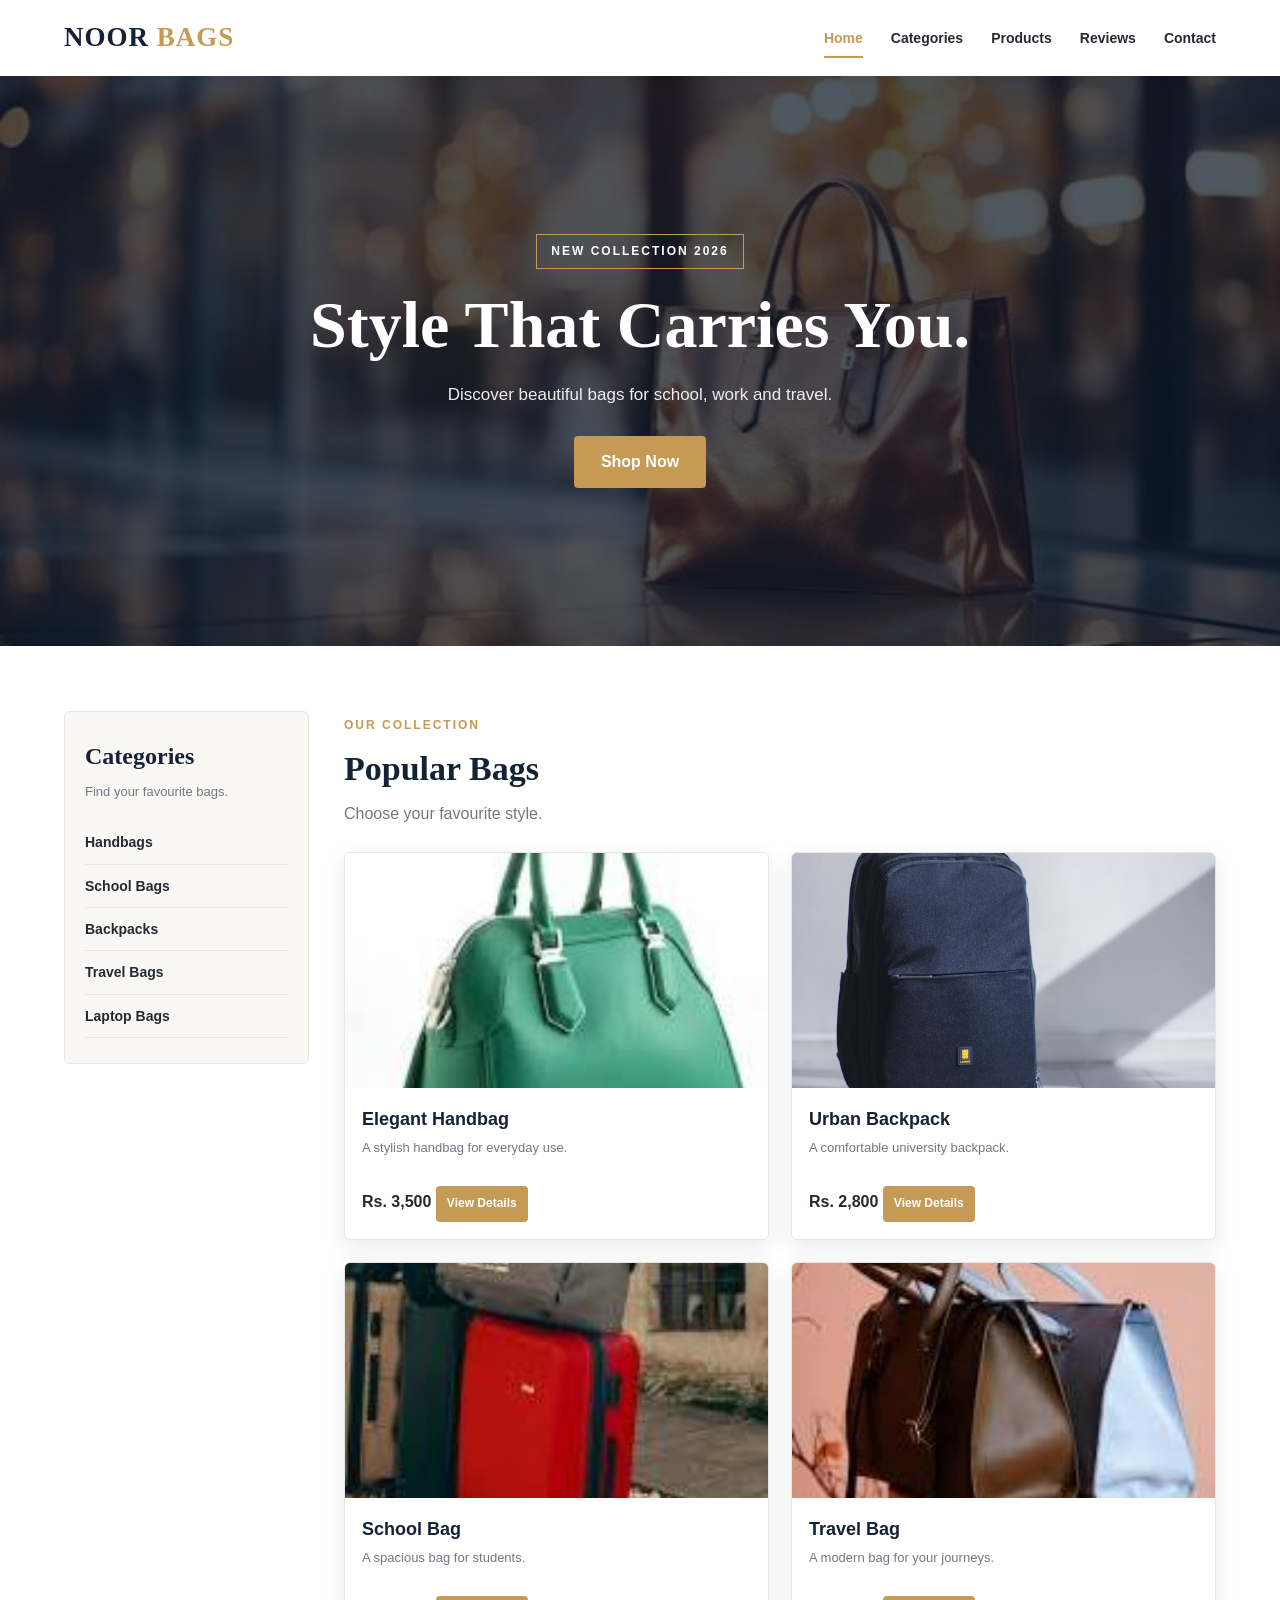
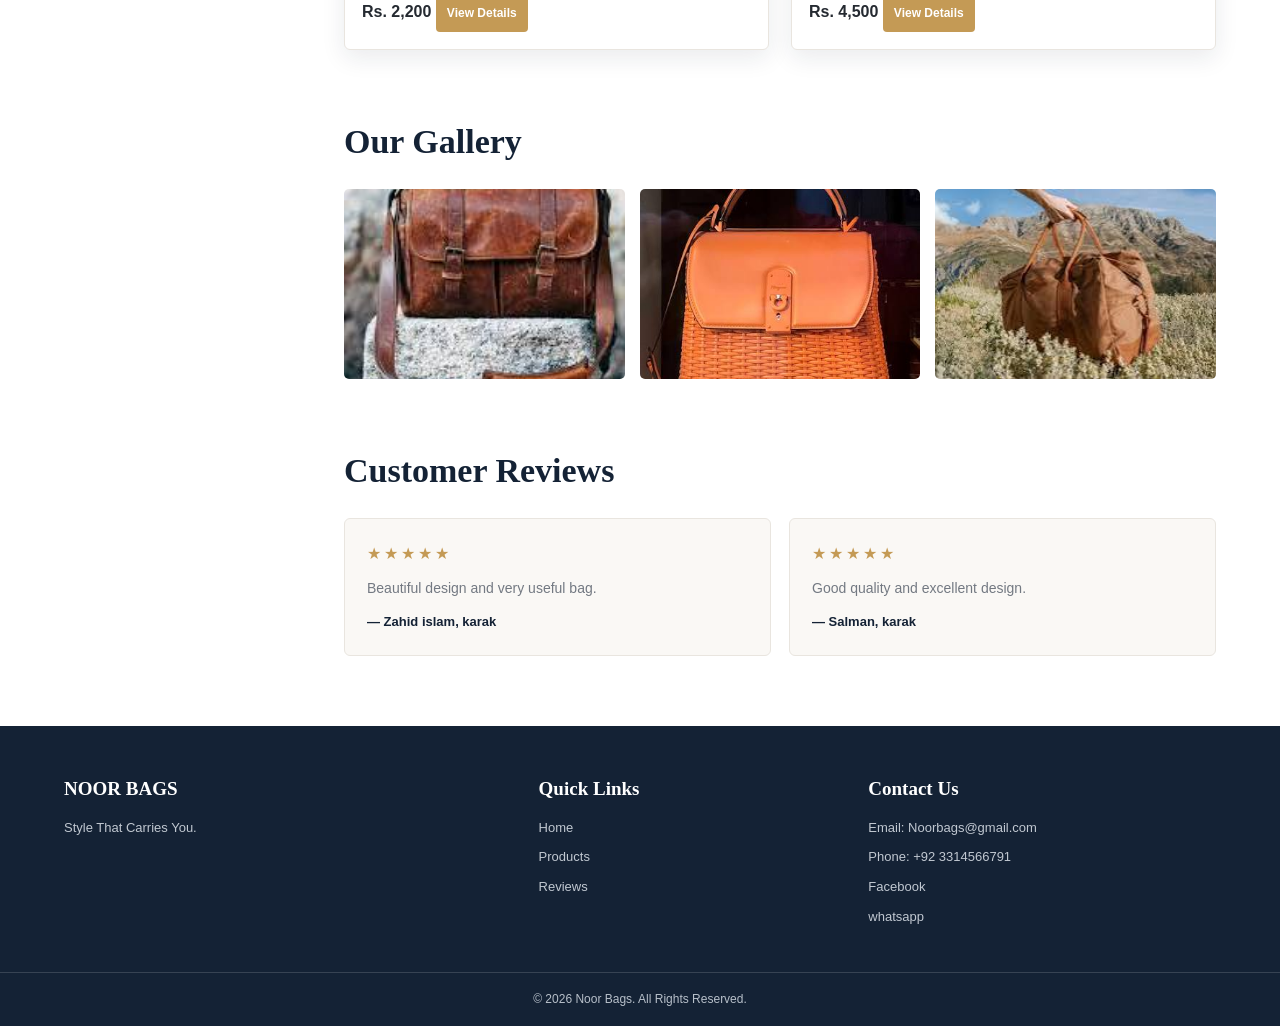
<file: index.html>
<!DOCTYPE html>
<html lang="en">
<head>
    <meta charset="UTF-8">
    <meta name="viewport" content="width=device-width, initial-scale=1.0">
    <title>Noor Bags</title>
   <link rel="icon" type="image.png" href="images/Gemini_Generated_Image_7f6wn37f6wn37f6w.jfif">
    <link rel="stylesheet" href="style.css">
</head>
<body>

<header class="site-header">
    <nav class="navbar">
        <a href="#home" class="logo">NOOR <span>BAGS</span></a>
        <ul class="nav-links">
            <li><a class="active" href="#home">Home</a></li>
            <li><a href="#categories">Categories</a></li>
            <li><a href="#products">Products</a></li>
            <li><a href="#reviews">Reviews</a></li>
            <li><a href="#contact">Contact</a></li>
        </ul>
    </nav>
</header>

<main>
<section class="hero" id="home">
    <div class="hero-content">
        <span class="hero-badge">NEW COLLECTION 2026</span>
        <h1>Style That Carries You.</h1>
        <p>Discover beautiful bags for school, work and travel.</p>
        <a href="#products" class="primary-button">Shop Now</a>
    </div>
</section>

<div class="page-layout container">

<aside class="sidebar" id="categories">
    <h2>Categories</h2>
    <p>Find your favourite bags.</p>
    <ul>
        <li><a href="#products">Handbags</a></li>
        <li><a href="#products">School Bags</a></li>
        <li><a href="#products">Backpacks</a></li>
        <li><a href="#products">Travel Bags</a></li>
        <li><a href="#products">Laptop Bags</a></li>
    </ul>
</aside>

<div class="main-content">

<section class="section-heading" id="products">
    <span class="eyebrow">OUR COLLECTION</span>
    <h2>Popular Bags</h2>
    <p>Choose your favourite style.</p>
</section>

<section class="product-grid">

    <article class="product-card">
        <div class="image-wrap">
            <img src="images/bag1.png" alt="Handbag">
        </div>
        <div class="card-content">
            <h3>Elegant Handbag</h3>
            <p>A stylish handbag for everyday use.</p>
            <strong>Rs. 3,500</strong>
            <a href="#contact" class="small-button">View Details</a>
        </div>
    </article>

    <article class="product-card">
        <div class="image-wrap">
            <img src="images/bag2.png" alt="Backpack">
        </div>
        <div class="card-content">
            <h3>Urban Backpack</h3>
            <p>A comfortable university backpack.</p>
            <strong>Rs. 2,800</strong>
            <a href="#contact" class="small-button">View Details</a>
        </div>
    </article>

    <article class="product-card">
        <div class="image-wrap">
            <img src="images/bag3.png" alt="School bag">
        </div>
        <div class="card-content">
            <h3>School Bag</h3>
            <p>A spacious bag for students.</p>
            <strong>Rs. 2,200</strong>
            <a href="#contact" class="small-button">View Details</a>
        </div>
    </article>

    <article class="product-card">
        <div class="image-wrap">
            <img src="images/bag4.png" alt="Travel bag">
        </div>
        <div class="card-content">
            <h3>Travel Bag</h3>
            <p>A modern bag for your journeys.</p>
            <strong>Rs. 4,500</strong>
            <a href="#contact" class="small-button">View Details</a>
        </div>
    </article>

</section>

<section class="gallery-section">
    <h2>Our Gallery</h2>
    <div class="gallery-grid">
        <img src="images/bag5.png" alt="Bag gallery 1">
        <img src="images/bag6.png" alt="Bag gallery 2">
        <img src="images/bag7.png" alt="Bag gallery 3">
    </div>
</section>

<section class="reviews-section" id="reviews">
    <h2>Customer Reviews</h2>
    <div class="review-list">
        <article class="review-card">
            <div class="stars">★★★★★</div>
            <p>Beautiful design and very useful bag.</p>
            <h3>— Zahid islam, karak</h3>
        </article>
        <article class="review-card">
            <div class="stars">★★★★★</div>
            <p>Good quality and excellent design.</p>
            <h3>— Salman, karak</h3>
        </article>
    </div>
</section>

</div>
</div>
</main>

<footer class="site-footer" id="contact">
    <div class="footer-grid container">

        <div class="footer-column">
            <h3>NOOR BAGS</h3>
            <p>Style That Carries You.</p>
        </div>

        <div class="footer-column">
            <h3>Quick Links</h3>
            <a href="#home">Home</a>
            <a href="#products">Products</a>
            <a href="#reviews">Reviews</a>
        </div>

        <div class="footer-column">
            <h3>Contact Us</h3>
            <p>Email: Noorbags@gmail.com</p>
            <p>Phone: +92 3314566791</p>
            <a href="https://facebook.com/">Facebook</a>
            <a href="https://wa.me/923314566791" target="_blank">whatsapp</a>
        </div>

    </div>

    <div class="copyright">
        <p>© 2026 Noor Bags. All Rights Reserved.</p>
    </div>
</footer>

</body>
</html>
</file>
<file: style.css>
/* BASIC SETTINGS */
:root {
    --navy: #142235;
    --gold: #c49a55;
    --light-gold: #f4eee4;
    --text: #252a31;
    --muted: #737982;
    --white: #ffffff;
    --border: #e9e5df;
    --shadow: 0 8px 25px rgba(20, 34, 53, 0.09);
}

* {
    margin: 0;
    padding: 0;
    box-sizing: border-box;
}

html {
    scroll-behavior: smooth;
    scroll-padding-top: 95px;
}

body {
    font-family: 'DM Sans', Arial, sans-serif;
    color: var(--text);
    background: var(--white);
    line-height: 1.6;
}

a {
    text-decoration: none;
    color: inherit;
}

.container {
    width: 90%;
    max-width: 1200px;
    margin: auto;
}

/* 1. NAVBAR */

.site-header {
    position: fixed;
    top: 0;
    left: 0;
    width: 100%;
    z-index: 100;
    background: var(--white);
    box-shadow: 0 2px 12px rgba(0,0,0,0.07);
}

.navbar {
    width: 90%;
    max-width: 1200px;
    min-height: 76px;
    margin: auto;

    display: flex;
    justify-content: space-between;
    align-items: center;
    gap: 20px;
}

.logo,
.footer-logo {
    font-family: 'Playfair Display', serif;
    font-size: 27px;
    font-weight: 700;
    color: var(--navy);
    letter-spacing: 1px;
}

.logo span,
.footer-logo span {
    color: var(--gold);
}

.nav-links {
    list-style: none;
    display: flex;
    align-items: center;
    gap: 28px;
}

.nav-links a {
    font-size: 14px;
    font-weight: 700;
    padding: 10px 0;
    transition: 0.3s;
}

.nav-links a:hover,
.nav-links a.active {
    color: var(--gold);
}

.nav-links a.active {
    border-bottom: 2px solid var(--gold);
}

/* 2. HERO SECTION */

.hero {
    min-height: 570px;
    margin-top: 76px;

    display: flex;
    justify-content: center;
    align-items: center;

    text-align: center;
    padding: 70px 20px;
    color: var(--white);

    background:
        linear-gradient(
            rgba(12, 25, 42, 0.72),
            rgba(12, 25, 42, 0.72)
        ),
        url("images/bgimage.png")
        center/cover no-repeat;
}

.hero-content {
    max-width: 720px;
}

.hero-badge,
.eyebrow {
    display: inline-block;
    color: var(--gold);
    font-size: 12px;
    font-weight: 700;
    letter-spacing: 2px;
    text-transform: uppercase;
}

.hero-badge {
    color: var(--white);
    border: 1px solid var(--gold);
    padding: 7px 14px;
    margin-bottom: 18px;
}

.hero h1 {
    font-family: 'Playfair Display', serif;
    font-size: clamp(40px, 6vw, 66px);
    line-height: 1.15;
    margin-bottom: 18px;
}

.hero h1 span {
    color: #e1bd82;
}

.hero p {
    max-width: 570px;
    margin: 0 auto 28px;
    color: #eeeeee;
    font-size: 17px;
}

.primary-button,
.small-button {
    display: inline-block;
    background: var(--gold);
    color: var(--white);
    border-radius: 4px;
    font-weight: 700;
    transition: 0.3s;
}

.primary-button {
    padding: 13px 27px;
}

.primary-button:hover,
.small-button:hover {
    background: #a77d3d;
    transform: translateY(-3px);
}

/* 3. SIDEBAR AND MAIN CONTENT */

.page-layout {
    display: grid;
    grid-template-columns: 245px 1fr;
    gap: 35px;
    align-items: start;
    padding-top: 65px;
    padding-bottom: 70px;
}

.sidebar {
    position: sticky;
    top: 100px;

    padding: 25px 20px;
    background: #faf8f5;
    border: 1px solid var(--border);
    border-radius: 6px;
}

.sidebar h2 {
    font-family: 'Playfair Display', serif;
    color: var(--navy);
    font-size: 24px;
}

.sidebar > p {
    color: var(--muted);
    font-size: 13px;
    margin: 7px 0 18px;
}

.sidebar ul {
    list-style: none;
}

.sidebar li {
    border-bottom: 1px solid var(--border);
}

.sidebar li a {
    display: block;
    padding: 10px 0;
    font-size: 14px;
    font-weight: 600;
    transition: 0.3s;
}

.sidebar li a:hover {
    color: var(--gold);
    padding-left: 7px;
}

.sidebar-note {
    margin-top: 25px;
    padding: 16px;
    background: var(--light-gold);
    border-radius: 5px;
    font-size: 13px;
}

.sidebar-note strong {
    color: var(--navy);
}

.sidebar-note p {
    margin: 7px 0;
    color: var(--muted);
}

.sidebar-note a {
    color: #9b702f;
    font-weight: 700;
}

/* SECTION HEADINGS */

.section-heading {
    margin-bottom: 25px;
}

.section-heading h2,
.gallery-section h2,
.reviews-section h2 {
    font-family: 'Playfair Display', serif;
    font-size: 34px;
    color: var(--navy);
    margin: 5px 0;
}

.section-heading p {
    color: var(--muted);
}

/* 4. PRODUCT CARDS - CSS GRID */

.product-grid {
    display: grid;
    grid-template-columns: repeat(2, minmax(0, 1fr));
    gap: 22px;
}

.product-card {
    overflow: hidden;
    background: var(--white);
    border: 1px solid var(--border);
    border-radius: 6px;
    box-shadow: var(--shadow);
    transition: 0.3s;
}

.product-card:hover {
    transform: translateY(-7px);
    box-shadow: 0 14px 30px rgba(20, 34, 53, 0.15);
}

.image-wrap {
    position: relative;
    height: 235px;
    overflow: hidden;
    background: var(--light-gold);
}

.image-wrap img {
    width: 100%;
    height: 100%;
    object-fit: cover;
    display: block;
    transition: 0.4s;
}

.product-card:hover .image-wrap img {
    transform: scale(1.06);
}


/* PRODUCT INFORMATION */

.card-content {
    padding: 17px;
}

.card-content h3 {
    color: var(--navy);
    font-size: 18px;
    margin-bottom: 5px;
}

.card-content p {
    min-height: 48px;
    color: var(--muted);
    font-size: 13px;
}

.card-bottom {
    display: flex;
    justify-content: space-between;
    align-items: center;
    gap: 8px;
    margin-top: 15px;
}

.card-bottom strong {
    color: #9b702f;
    font-size: 15px;
}

.small-button {
    padding: 8px 11px;
    font-size: 12px;
}

/* 5. GALLERY - CSS GRID */

.gallery-section,
.reviews-section {
    margin-top: 65px;
}

.gallery-section h2,
.reviews-section h2 {
    margin-bottom: 20px;
}

.gallery-grid {
    display: grid;
    grid-template-columns: repeat(3, 1fr);
    gap: 15px;
}

.gallery-grid img {
    width: 100%;
    height: 190px;
    object-fit: cover;
    border-radius: 5px;
    transition: 0.3s;
}

.gallery-grid img:hover {
    transform: scale(1.03);
}

/* 6. TESTIMONIALS - FLEXBOX */

.review-list {
    display: flex;
    gap: 18px;
}

.review-card {
    flex: 1;
    padding: 22px;
    background: #faf8f5;
    border: 1px solid var(--border);
    border-radius: 6px;
}

.stars {
    color: var(--gold);
    letter-spacing: 3px;
    margin-bottom: 10px;
}

.review-card p {
    color: var(--muted);
    font-size: 14px;
    margin-bottom: 13px;
}

.review-card h3 {
    color: var(--navy);
    font-size: 13px;
}

/* 7. FOOTER - THREE COLUMNS */

.site-footer {
    color: #dce1e8;
    background: var(--navy);
    padding-top: 48px;
}

.footer-grid {
    display: grid;
    grid-template-columns: 1.5fr 1fr 1.2fr;
    gap: 40px;
    padding-bottom: 35px;
}

.footer-logo {
    display: inline-block;
    color: var(--white);
    margin-bottom: 12px;
}

.footer-column h3 {
    color: var(--white);
    font-family: 'Playfair Display', serif;
    font-size: 19px;
    margin-bottom: 13px;
}

.footer-column p,
.footer-column > a:not(.footer-logo) {
    display: block;
    color: #c1c8d1;
    font-size: 13px;
    margin-bottom: 9px;
}

.footer-column a:hover {
    color: var(--gold);
}

.social-links {
    display: flex;
    flex-wrap: wrap;
    gap: 13px;
    margin-top: 13px;
}

.social-links a {
    color: #e1bd82;
    font-size: 13px;
}

.copyright {
    text-align: center;
    padding: 17px 10px;
    border-top: 1px solid rgba(255, 255, 255, 0.15);
    color: #b8c0ca;
    font-size: 12px;
}

/* TABLET RESPONSIVE DESIGN
   768px to 991px */

@media (min-width: 768px) and (max-width: 991px) {

    .navbar {
        width: 94%;
    }

    .nav-links {
        gap: 16px;
    }

    .page-layout {
        grid-template-columns: 205px 1fr;
        gap: 22px;
    }

    .product-grid {
        grid-template-columns: repeat(2, minmax(0, 1fr));
    }

    .image-wrap {
        height: 200px;
    }

    .footer-grid {
        gap: 22px;
    }
}

/* MOBILE RESPONSIVE DESIGN
   Below 768px */

@media (max-width: 767px) {

    .container {
        width: 92%;
    }

    .navbar {
        width: 92%;
        min-height: auto;
        padding: 12px 0;

        flex-direction: column;
        gap: 7px;
    }

    .logo {
        font-size: 24px;
    }

    .nav-links {
        width: 100%;
        justify-content: center;
        flex-wrap: wrap;
        gap: 5px 17px;
    }

    .nav-links a {
        font-size: 12px;
        padding: 3px 0;
    }

    .hero {
        margin-top: 105px;
        min-height: 430px;
        padding: 55px 18px;
    }

    .hero h1 {
        font-size: 39px;
    }

    .hero p {
        font-size: 14px;
    }

    .page-layout {
        grid-template-columns: 1fr;
        gap: 28px;
        padding-top: 35px;
        padding-bottom: 45px;
    }

    .sidebar {
        position: static;
    }

    .sidebar ul {
        display: grid;
        grid-template-columns: repeat(2, 1fr);
        column-gap: 15px;
    }

    .section-heading h2,
    .gallery-section h2,
    .reviews-section h2 {
        font-size: 28px;
    }

    .product-grid {
        grid-template-columns: 1fr;
        gap: 18px;
    }

    .image-wrap {
        height: 250px;
    }

    .gallery-grid {
        grid-template-columns: 1fr;
    }

    .gallery-grid img {
        height: 230px;
    }

    .review-list {
        flex-direction: column;
    }

    .footer-grid {
        grid-template-columns: 1fr;
        gap: 25px;
    }
}
</file>
